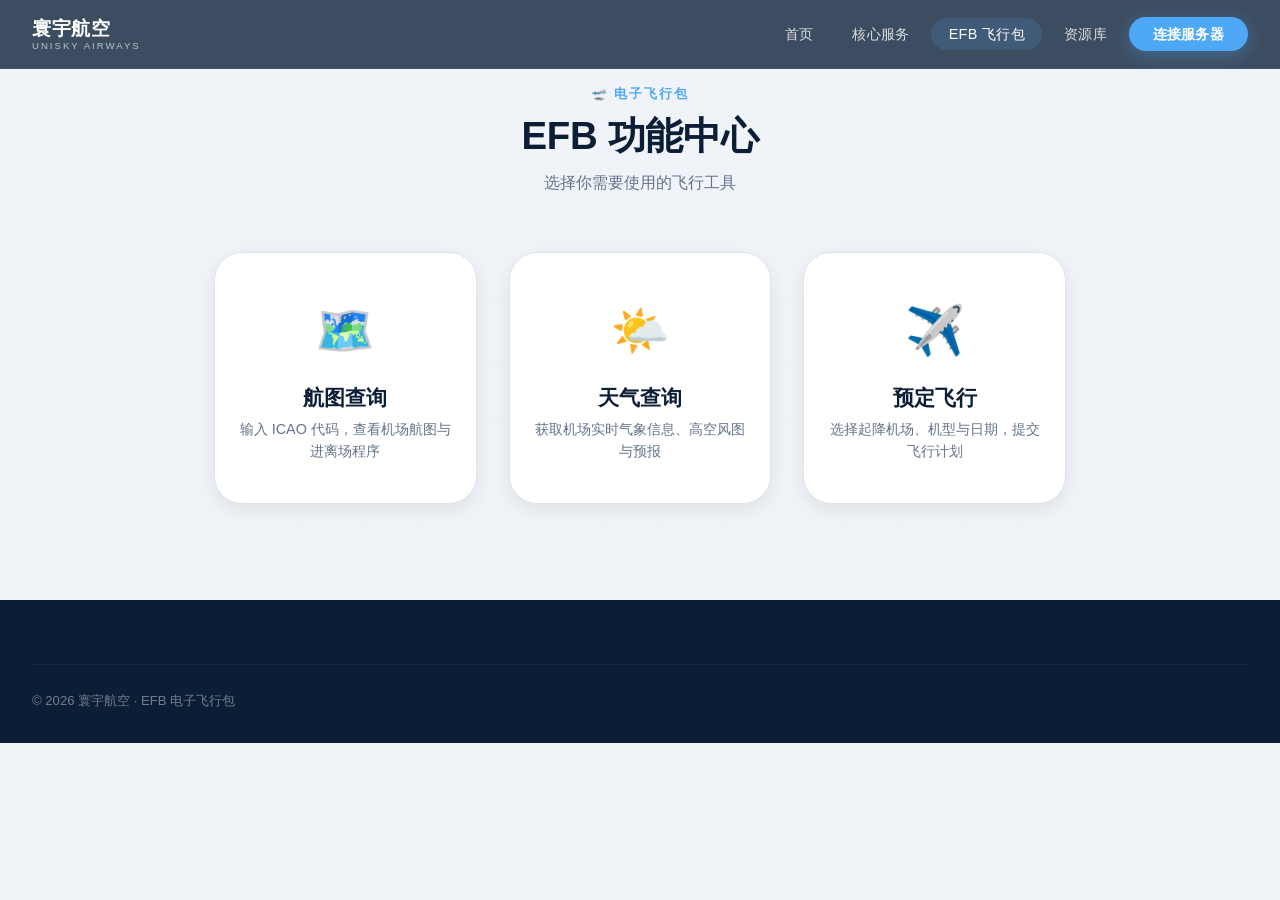
<file: html/tools/efb.html>
<!DOCTYPE html>
<html lang="zh-CN">
<head>
    <meta charset="UTF-8">
    <meta name="viewport" content="width=device-width, initial-scale=1.0">
    <title>寰宇航空 - EFB 电子飞行包</title>
    <link href="/css/styles.css" rel="stylesheet">
    <link href="/pic/logo.JPG" rel="icon">
</head>
<body>
    <div class="global-grid"></div>

    <!-- 导航栏（与全站一致） -->
    <nav class="navbar" id="navbar">
        <div class="navbar-inner">
            <a href="/index.html" class="nav-logo">
                <span class="nav-logo-text">寰宇航空<small>Unisky Airways</small></span>
            </a>
            <ul class="nav-links" id="navLinks">
                <li><a href="/index.html">首页</a></li>
                <li><a href="/index.html#services">核心服务</a></li>
                <li><a href="efb.html" class="active">EFB 飞行包</a></li>
                <li><a href="/index.html#resources">资源库</a></li>
                <li><a href="https://www.kyfly.online" class="nav-cta">连接服务器</a></li>
            </ul>
            <button class="hamburger" id="hamburger" aria-label="菜单">
                <span></span><span></span><span></span>
            </button>
        </div>
    </nav>

    <!-- EFB 主面板 -->
    <div class="efb-dashboard">
        <div class="section-header">
            <span class="section-label">🛫 电子飞行包</span>
            <h2 class="section-title">EFB 功能中心</h2>
            <p class="section-desc">选择你需要使用的飞行工具</p>
        </div>

        <div class="efb-grid">
            <!-- 航图查询入口 -->
            <a href="chart.html" class="efb-card card-hover">
                <div class="efb-card-icon">🗺️</div>
                <h3>航图查询</h3>
                <p>输入 ICAO 代码，查看机场航图与进离场程序</p>
            </a>

            <!-- 天气查询入口（待创建） -->
            <a href="/weather/weather.html" class="efb-card card-hover">
                <div class="efb-card-icon">🌤️</div>
                <h3>天气查询</h3>
                <p>获取机场实时气象信息、高空风图与预报</p>
            </a>

            <!-- 预定飞行入口（待创建） -->
            <a href="/booking/booking.html" class="efb-card card-hover">
                <div class="efb-card-icon">✈️</div>
                <h3>预定飞行</h3>
                <p>选择起降机场、机型与日期，提交飞行计划</p>
            </a>
        </div>
    </div>

    <!-- 页脚 -->
    <footer class="footer">
        <div class="footer-bottom">
            <span>&copy; 2026 寰宇航空 · EFB 电子飞行包</span>
        </div>
    </footer>

    <!-- 全局脚本（导航栏交互、toast 等） -->
    <script src="/js/script.js"></script>
</body>
</html>
</file>
<file: css/styles.css>
/* ============================================
   Unisky Airways 虚拟寰宇航空 - 全局样式表
   适配所有页面，包含大量可复用组件
   ============================================ */

:root {
    /* 主色调 */
    --primary: #0b1e36;
    --primary-light: #132f4c;
    --accent: #4ea8f6;
    --accent-glow: #5fb2ff;
    --secondary: #1dd1a1;
    --warning: #f6b83d;
    --danger: #ee5a5a;
    --white: #ffffff;
    --off-white: #f0f4f8;
    --light-gray: #dce3ea;
    --mid-gray: #8899aa;
    --dark: #1e293b;
    --text: #1e293b;
    --text-light: #64748b;
    --text-muted: #94a3b8;

    /* 阴影 */
    --shadow-xs: 0 1px 4px rgba(0,0,0,0.04);
    --shadow-sm: 0 2px 8px rgba(0,0,0,0.06);
    --shadow-md: 0 6px 20px rgba(0,0,0,0.08);
    --shadow-lg: 0 16px 40px rgba(0,0,0,0.12);
    --shadow-xl: 0 24px 56px rgba(0,0,0,0.16);

    /* 圆角 */
    --radius-xs: 4px;
    --radius-sm: 8px;
    --radius: 14px;
    --radius-lg: 20px;
    --radius-xl: 28px;
    --radius-full: 999px;

    /* 过渡 */
    --transition: 0.25s cubic-bezier(0.4, 0, 0.2, 1);
    --transition-slow: 0.4s ease;

    /* 字体 */
    --font-mono: 'JetBrains Mono', 'Fira Code', 'Courier New', monospace;
    --font-body: 'Inter', 'PingFang SC', 'Microsoft YaHei', 'Segoe UI', sans-serif;
}

/* 全局重置 */
*,
*::before,
*::after {
    margin: 0;
    padding: 0;
    box-sizing: border-box;
}

html {
    scroll-behavior: smooth;
    font-size: 16px;
}

body {
    font-family: var(--font-body);
    color: var(--text);
    background-color: var(--off-white);
    line-height: 1.6;
    overflow-x: hidden;
    -webkit-font-smoothing: antialiased;
    -moz-osx-font-smoothing: grayscale;
}

/* 背景动态网格 */
.global-grid {
    position: fixed;
    top: 0;
    left: 0;
    width: 100%;
    height: 100%;
    pointer-events: none;
    z-index: -1;
    opacity: 0.35;
    background-image:
        linear-gradient(rgba(78, 168, 246, 0.06) 1px, transparent 1px),
        linear-gradient(90deg, rgba(78, 168, 246, 0.06) 1px, transparent 1px);
    background-size: 60px 60px;
}

/* ============ 排版工具 ============ */
h1, h2, h3, h4, h5, h6 {
    font-weight: 700;
    line-height: 1.25;
    color: var(--primary);
}

p {
    color: var(--text-light);
}

a {
    text-decoration: none;
    color: var(--accent);
    transition: color var(--transition);
}
a:hover {
    color: #3d95e8;
}

.text-muted { color: var(--text-muted); }
.text-secondary { color: var(--secondary); }
.text-accent { color: var(--accent); }
.text-white { color: var(--white); }
.text-warning { color: var(--warning); }
.mt-1 { margin-top: 0.5rem; }
.mt-2 { margin-top: 1rem; }
.mt-3 { margin-top: 1.5rem; }

/* ============ 导航栏 ============ */
.navbar {
    position: fixed;
    top: 0;
    left: 0;
    right: 0;
    z-index: 1000;
    background: rgba(11, 30, 54, 0.78);
    backdrop-filter: blur(20px);
    -webkit-backdrop-filter: blur(20px);
    border-bottom: 1px solid rgba(78, 168, 246, 0.15);
    transition: all var(--transition);
    padding: 0 2rem;
}
.navbar.scrolled {
    background: rgba(8, 22, 40, 0.92);
    box-shadow: 0 8px 32px rgba(0, 0, 0, 0.3);
}
.navbar-inner {
    max-width: 1300px;
    margin: 0 auto;
    display: flex;
    align-items: center;
    justify-content: space-between;
    height: 68px;
    transition: height var(--transition);
}
.navbar.scrolled .navbar-inner {
    height: 56px;
}
.nav-logo {
    display: flex;
    align-items: center;
    gap: 10px;
    text-decoration: none;
    color: var(--white);
    flex-shrink: 0;
}
.nav-logo-icon {
    width: 40px;
    height: 40px;
    background: linear-gradient(135deg, var(--accent), #216fdb);
    border-radius: var(--radius-sm);
    display: flex;
    align-items: center;
    justify-content: center;
    font-size: 1.4rem;
    font-weight: 700;
    color: #fff;
    transition: all var(--transition);
    box-shadow: 0 0 16px rgba(78, 168, 246, 0.5);
}
.nav-logo:hover .nav-logo-icon {
    transform: scale(1.08);
    box-shadow: 0 0 28px rgba(78, 168, 246, 0.8);
}
.nav-logo-text {
    font-weight: 700;
    font-size: 1.2rem;
    letter-spacing: 0.5px;
    line-height: 1.2;
}
.nav-logo-text small {
    display: block;
    font-size: 0.6rem;
    font-weight: 400;
    opacity: 0.65;
    letter-spacing: 2px;
    text-transform: uppercase;
}
.nav-links {
    display: flex;
    align-items: center;
    gap: 0.25rem;
    list-style: none;
}
.nav-links a {
    color: rgba(255, 255, 255, 0.82);
    text-decoration: none;
    padding: 0.5rem 1.1rem;
    border-radius: var(--radius-full);
    font-size: 0.9rem;
    font-weight: 500;
    letter-spacing: 0.3px;
    transition: all var(--transition);
    white-space: nowrap;
}
.nav-links a:hover,
.nav-links a.active {
    color: #fff;
    background: rgba(78, 168, 246, 0.15);
}
.nav-cta {
    background: var(--accent) !important;
    color: #fff !important;
    font-weight: 600 !important;
    padding: 0.55rem 1.5rem !important;
    border-radius: var(--radius-full) !important;
    box-shadow: 0 4px 16px rgba(78, 168, 246, 0.35);
}
.nav-cta:hover {
    background: #3d95e8 !important;
    transform: translateY(-1px);
    box-shadow: 0 8px 24px rgba(78, 168, 246, 0.55);
}
.hamburger {
    display: none;
    flex-direction: column;
    gap: 5px;
    cursor: pointer;
    background: none;
    border: none;
    padding: 8px;
    z-index: 1001;
}
.hamburger span {
    display: block;
    width: 26px;
    height: 2.5px;
    background: #fff;
    border-radius: 2px;
    transition: all var(--transition);
}
.hamburger.active span:nth-child(1) {
    transform: rotate(45deg) translate(5px, 5px);
}
.hamburger.active span:nth-child(2) {
    opacity: 0;
}
.hamburger.active span:nth-child(3) {
    transform: rotate(-45deg) translate(5px, -5px);
}

/* ============ 英雄区 ============ */
.hero {
    position: relative;
    min-height: 100vh;
    display: flex;
    align-items: center;
    justify-content: center;
    background: radial-gradient(ellipse at 30% 50%, #0f2b45 0%, #08172a 70%);
    overflow: hidden;
}
.hero-bg-radar {
    position: absolute;
    top: 50%;
    left: 50%;
    width: 800px;
    height: 800px;
    transform: translate(-50%, -50%);
    border-radius: 50%;
    background: conic-gradient(from 0deg,
            rgba(78, 168, 246, 0.12) 0deg,
            rgba(78, 168, 246, 0.0) 20deg,
            rgba(78, 168, 246, 0.08) 40deg,
            transparent 60deg);
    animation: radarSpin 14s linear infinite;
    pointer-events: none;
    opacity: 0.7;
}
@keyframes radarSpin {
    to { transform: translate(-50%, -50%) rotate(1turn); }
}
.hero-grid {
    position: absolute;
    inset: 0;
    background-image:
        linear-gradient(rgba(78, 168, 246, 0.08) 1px, transparent 1px),
        linear-gradient(90deg, rgba(78, 168, 246, 0.08) 1px, transparent 1px);
    background-size: 70px 70px;
    pointer-events: none;
}
.hero-content {
    position: relative;
    z-index: 2;
    text-align: center;
    padding: 2rem;
    max-width: 860px;
}
.hero-badge {
    display: inline-flex;
    align-items: center;
    gap: 0.5rem;
    background: rgba(78, 168, 246, 0.15);
    border: 1px solid rgba(78, 168, 246, 0.3);
    color: var(--accent);
    padding: 0.4rem 1.4rem;
    border-radius: var(--radius-full);
    font-size: 0.85rem;
    letter-spacing: 1px;
    margin-bottom: 1.8rem;
    animation: fadeInDown 0.8s ease-out;
}
.dot-pulse {
    width: 8px;
    height: 8px;
    background: var(--secondary);
    border-radius: 50%;
    box-shadow: 0 0 10px var(--secondary);
    animation: pulse 2s infinite;
}
@keyframes pulse {
    0%, 100% { opacity: 1; transform: scale(1); }
    50% { opacity: 0.5; transform: scale(1.5); }
}
.hero-title {
    font-size: clamp(2.4rem, 5.5vw, 4.2rem);
    font-weight: 800;
    color: var(--white);
    line-height: 1.2;
    margin-bottom: 1rem;
    letter-spacing: -0.5px;
    animation: fadeInUp 0.8s ease-out;
}
.hero-title .highlight {
    color: var(--accent);
    text-shadow: 0 0 32px rgba(78, 168, 246, 0.6);
}
.hero-subtitle {
    font-size: 1.15rem;
    color: rgba(255, 255, 255, 0.7);
    margin-bottom: 2.5rem;
    font-weight: 400;
    animation: fadeInUp 0.9s ease-out;
}
.hero-actions {
    display: flex;
    gap: 1rem;
    justify-content: center;
    flex-wrap: wrap;
    animation: fadeInUp 1s ease-out;
}
.scroll-indicator {
    position: absolute;
    bottom: 2rem;
    left: 50%;
    transform: translateX(-50%);
    z-index: 2;
    animation: bounce 2s infinite;
    cursor: pointer;
    color: rgba(255, 255, 255, 0.5);
    font-size: 1.8rem;
}
@keyframes bounce {
    0%, 100% { transform: translateX(-50%) translateY(0); }
    50% { transform: translateX(-50%) translateY(12px); }
}
@keyframes fadeInUp {
    from { opacity: 0; transform: translateY(30px); }
    to { opacity: 1; transform: translateY(0); }
}
@keyframes fadeInDown {
    from { opacity: 0; transform: translateY(-20px); }
    to { opacity: 1; transform: translateY(0); }
}

/* ============ 区块通用 ============ */
.section {
    padding: 5rem 2rem;
    max-width: 1300px;
    margin: 0 auto;
}
.section-header {
    text-align: center;
    margin-bottom: 3.5rem;
}
.section-label {
    display: inline-block;
    font-size: 0.8rem;
    text-transform: uppercase;
    letter-spacing: 2px;
    color: var(--accent);
    font-weight: 700;
    margin-bottom: 0.5rem;
}
.section-title {
    font-weight: 800;
    font-size: clamp(1.8rem, 3vw, 2.5rem);
    color: var(--primary);
    letter-spacing: -0.3px;
}
.section-desc {
    color: var(--text-light);
    max-width: 600px;
    margin: 0.6rem auto 0;
    font-size: 1rem;
}

/* ============ 卡片通用悬停 ============ */
.card-hover {
    transition: transform var(--transition), box-shadow var(--transition);
}
.card-hover:hover {
    transform: translateY(-5px);
    box-shadow: var(--shadow-lg);
}

/* ============ 按钮系统 ============ */
.btn {
    padding: 0.6rem 1.8rem;
    border-radius: var(--radius-full);
    font-weight: 600;
    letter-spacing: 0.5px;
    display: inline-flex;
    align-items: center;
    justify-content: center;
    gap: 0.5rem;
    transition: all var(--transition);
    border: none;
    cursor: pointer;
    font-size: 0.9rem;
    font-family: var(--font-body);
    text-decoration: none;
    line-height: 1.4;
    white-space: nowrap;
}
.btn-icon {
    font-size: 1.1rem;
}
.btn-primary {
    background: var(--accent);
    color: #fff;
    box-shadow: 0 6px 20px rgba(78, 168, 246, 0.35);
}
.btn-primary:hover {
    background: #3d95e8;
    transform: translateY(-2px);
    box-shadow: 0 12px 28px rgba(78, 168, 246, 0.5);
}
.btn-outline {
    background: transparent;
    border: 1.5px solid rgba(255, 255, 255, 0.3);
    color: #fff;
}
.btn-outline:hover {
    background: rgba(255, 255, 255, 0.08);
    border-color: rgba(255, 255, 255, 0.6);
    color: #fff;
}
.btn-outline-dark {
    background: transparent;
    border: 1.5px solid var(--light-gray);
    color: var(--text);
}
.btn-outline-dark:hover {
    background: var(--off-white);
    border-color: var(--mid-gray);
}
.btn-sm {
    padding: 0.35rem 1.2rem;
    font-size: 0.85rem;
}
.btn-lg {
    padding: 0.85rem 2.4rem;
    font-size: 1rem;
}

/* ============ 服务卡片 ============ */
.services-grid {
    display: grid;
    grid-template-columns: repeat(auto-fit, minmax(280px, 1fr));
    gap: 2rem;
}
.service-card {
    background: var(--white);
    border-radius: var(--radius-xl);
    padding: 2.2rem 2rem;
    box-shadow: var(--shadow-md);
    border: 1px solid transparent;
    position: relative;
    overflow: hidden;
    cursor: pointer;
}
.service-card::before {
    content: '';
    position: absolute;
    top: -30px;
    right: -30px;
    width: 100px;
    height: 100px;
    background: radial-gradient(circle, rgba(78,168,246,0.1) 0%, transparent 70%);
    border-radius: 50%;
    pointer-events: none;
}
.service-icon {
    margin-bottom: 1.5rem;
}
.icon-circle {
    width: 60px;
    height: 60px;
    background: rgba(78,168,246,0.1);
    border-radius: 16px;
    display: flex;
    align-items: center;
    justify-content: center;
    font-size: 2rem;
    transition: all var(--transition);
}
.service-card:hover .icon-circle {
    background: var(--accent);
    transform: scale(1.05);
}
.service-title {
    font-weight: 700;
    font-size: 1.4rem;
    margin-bottom: 0.5rem;
    color: var(--primary);
}
.service-desc {
    color: var(--text-light);
    font-size: 0.92rem;
    line-height: 1.6;
    margin-bottom: 1.2rem;
}
.service-status {
    display: flex;
    align-items: center;
    gap: 0.5rem;
    margin-bottom: 1.2rem;
    font-size: 0.9rem;
    color: var(--text);
}
.status-indicator {
    width: 10px;
    height: 10px;
    border-radius: 50%;
    flex-shrink: 0;
}
.status-online {
    background: var(--secondary);
    box-shadow: 0 0 12px var(--secondary);
}
.status-text strong {
    font-weight: 700;
    color: var(--primary);
}
.service-footer {
    display: flex;
    gap: 0.5rem;
    flex-wrap: wrap;
}

/* ============ 标签系统 ============ */
.tag {
    display: inline-flex;
    align-items: center;
    padding: 0.25rem 0.8rem;
    border-radius: var(--radius-full);
    font-size: 0.75rem;
    font-weight: 600;
    letter-spacing: 0.3px;
    white-space: nowrap;
}
.tag-sm {
    padding: 0.15rem 0.6rem;
    font-size: 0.7rem;
}
.tag-primary {
    background: rgba(78,168,246,0.15);
    color: var(--accent);
}
.tag-secondary {
    background: rgba(29,209,161,0.15);
    color: var(--secondary);
}
.tag-accent {
    background: rgba(78,168,246,0.1);
    color: var(--accent);
}
.tag-warning {
    background: rgba(246,184,61,0.15);
    color: #d1920e;
}
.tag-danger {
    background: rgba(238,90,90,0.15);
    color: var(--danger);
}
.tag-outline {
    background: transparent;
    border: 1px solid var(--light-gray);
    color: var(--text-light);
}

/* ============ 状态面板 ============ */
.status-panel {
    background: linear-gradient(135deg, #0f2b45, #132f4c);
    border-radius: var(--radius-xl);
    padding: 2.5rem 3rem;
    display: flex;
    flex-wrap: wrap;
    gap: 2rem;
    align-items: center;
    justify-content: space-between;
    box-shadow: var(--shadow-lg);
    color: #fff;
}
.status-item {
    text-align: center;
    flex: 1 1 100px;
}
.status-number {
    font-size: 2.5rem;
    font-weight: 800;
    letter-spacing: -0.5px;
}
.status-label {
    font-size: 0.75rem;
    text-transform: uppercase;
    letter-spacing: 2px;
    opacity: 0.7;
}
.live-map {
    flex: 2 1 280px;
    min-width: 220px;
    height: 140px;
    background: rgba(255,255,255,0.04);
    border-radius: var(--radius);
    display: flex;
    align-items: center;
    justify-content: center;
    border: 1px dashed rgba(255,255,255,0.15);
}
.live-map-inner {
    display: flex;
    flex-direction: column;
    align-items: center;
    gap: 0.5rem;
    color: rgba(255,255,255,0.5);
    font-size: 0.85rem;
    text-transform: uppercase;
    letter-spacing: 1px;
}
.live-map-icon {
    font-size: 2rem;
}
.live-map-dot {
    width: 8px;
    height: 8px;
    background: var(--secondary);
    border-radius: 50%;
    box-shadow: 0 0 16px var(--secondary);
    animation: pulse 2s infinite;
}

/* ============ 资源网格 ============ */
.resources-grid {
    display: grid;
    grid-template-columns: repeat(auto-fit, minmax(180px, 1fr));
    gap: 1.2rem;
}
.resource-card {
    background: var(--white);
    border-radius: var(--radius);
    padding: 1.8rem 1.2rem;
    box-shadow: var(--shadow-xs);
    text-align: center;
    border: 1px solid var(--light-gray);
    position: relative;
    color: var(--text);
    text-decoration: none;
    display: block;
}
.resource-card:hover {
    color: var(--text);
    border-color: var(--accent);
}
.resource-icon {
    font-size: 2.2rem;
    margin-bottom: 0.6rem;
}
.resource-card h4 {
    font-size: 1rem;
    margin-bottom: 0.25rem;
}
.resource-card p {
    font-size: 0.8rem;
    color: var(--text-light);
}
.resource-badge {
    position: absolute;
    top: 12px;
    right: 12px;
    background: var(--accent);
    color: #fff;
    font-size: 0.65rem;
    padding: 0.2rem 0.5rem;
    border-radius: var(--radius-xs);
    font-weight: 700;
    letter-spacing: 0.5px;
}

/* ============ 新闻公告 ============ */
.bg-light {
    background: var(--white);
    width: 100%;
}
.news-grid {
    display: grid;
    grid-template-columns: repeat(auto-fit, minmax(260px, 1fr));
    gap: 1.5rem;
}
.news-card {
    background: var(--off-white);
    border-radius: var(--radius);
    padding: 1.8rem;
    border: 1px solid var(--light-gray);
}
.news-date {
    font-size: 0.8rem;
    color: var(--accent);
    font-weight: 600;
    margin-bottom: 0.5rem;
    letter-spacing: 0.5px;
}
.news-card h4 {
    font-size: 1.1rem;
    margin-bottom: 0.6rem;
}
.news-card p {
    font-size: 0.9rem;
    color: var(--text-light);
    margin-bottom: 1rem;
    line-height: 1.5;
}
.link-arrow {
    font-weight: 600;
    font-size: 0.9rem;
    color: var(--accent);
}
.link-arrow:hover {
    text-decoration: underline;
}

/* ============ 快速链接 ============ */
.quick-links-grid {
    display: grid;
    grid-template-columns: repeat(auto-fit, minmax(150px, 1fr));
    gap: 1rem;
}
.quick-link-card {
    background: var(--white);
    border: 1px solid var(--light-gray);
    border-radius: var(--radius);
    padding: 1.6rem 1rem;
    text-align: center;
    color: var(--text);
    display: flex;
    flex-direction: column;
    align-items: center;
    gap: 0.6rem;
    font-weight: 600;
    font-size: 0.95rem;
}
.quick-link-card:hover {
    border-color: var(--accent);
    color: var(--accent);
}
.quick-link-icon {
    font-size: 2rem;
}

/* ============ 模态框 ============ */
.modal-overlay {
    position: fixed;
    top: 0;
    left: 0;
    width: 100%;
    height: 100%;
    background: rgba(0,0,0,0.6);
    backdrop-filter: blur(6px);
    -webkit-backdrop-filter: blur(6px);
    display: flex;
    align-items: center;
    justify-content: center;
    z-index: 2000;
    opacity: 0;
    visibility: hidden;
    transition: opacity var(--transition-slow), visibility var(--transition-slow);
}
.modal-overlay.active {
    opacity: 1;
    visibility: visible;
}
.modal-container {
    background: var(--white);
    border-radius: var(--radius-xl);
    max-width: 500px;
    width: 90%;
    padding: 0;
    box-shadow: var(--shadow-xl);
    transform: translateY(20px);
    transition: transform var(--transition-slow);
}
.modal-overlay.active .modal-container {
    transform: translateY(0);
}
.modal-header {
    display: flex;
    justify-content: space-between;
    align-items: center;
    padding: 1.5rem 2rem;
    border-bottom: 1px solid var(--light-gray);
}
.modal-header h3 {
    font-size: 1.3rem;
}
.modal-close {
    background: none;
    border: none;
    font-size: 1.8rem;
    cursor: pointer;
    color: var(--text-muted);
    line-height: 1;
    padding: 0;
    width: 32px;
    height: 32px;
    display: flex;
    align-items: center;
    justify-content: center;
    border-radius: var(--radius-sm);
    transition: background var(--transition);
}
.modal-close:hover {
    background: var(--off-white);
    color: var(--text);
}
.modal-body {
    padding: 2rem;
}
.modal-list {
    list-style: none;
    margin-top: 1rem;
}
.modal-list li {
    display: flex;
    align-items: center;
    gap: 0.8rem;
    padding: 0.5rem 0;
    font-size: 0.95rem;
    border-bottom: 1px solid var(--off-white);
}
.modal-footer {
    padding: 1.2rem 2rem;
    border-top: 1px solid var(--light-gray);
    display: flex;
    justify-content: flex-end;
    gap: 0.8rem;
}
.platform-icons {
    display: flex;
    gap: 0.5rem;
    flex-wrap: wrap;
    margin-top: 1rem;
}
.platform-badge {
    background: var(--off-white);
    padding: 0.5rem 1rem;
    border-radius: var(--radius-sm);
    font-size: 0.85rem;
    font-weight: 500;
}
.resource-tags {
    display: flex;
    flex-wrap: wrap;
    gap: 0.5rem;
    margin-top: 1rem;
}

/* ============ 页脚 ============ */
.footer {
    background: #0b1e36;
    color: rgba(255,255,255,0.7);
    padding: 4rem 2rem 2rem;
    margin-top: 3rem;
}
.footer-grid {
    max-width: 1300px;
    margin: 0 auto;
    display: grid;
    grid-template-columns: repeat(auto-fit, minmax(160px, 1fr));
    gap: 2.5rem;
    margin-bottom: 2.5rem;
}
.footer-col h5 {
    color: #fff;
    font-weight: 700;
    margin-bottom: 1rem;
    letter-spacing: 0.5px;
}
.footer-col ul {
    list-style: none;
}
.footer-col ul li {
    margin-bottom: 0.5rem;
}
.footer-col ul li a {
    color: rgba(255,255,255,0.55);
    text-decoration: none;
    font-size: 0.9rem;
    transition: color var(--transition);
}
.footer-col ul li a:hover {
    color: var(--accent);
}
.footer-bottom {
    max-width: 1300px;
    margin: 0 auto;
    border-top: 1px solid rgba(255,255,255,0.08);
    padding-top: 1.6rem;
    display: flex;
    justify-content: space-between;
    flex-wrap: wrap;
    gap: 1rem;
    font-size: 0.82rem;
    opacity: 0.6;
}

/* ============ 回到顶部按钮 ============ */
.back-to-top {
    position: fixed;
    bottom: 2rem;
    right: 2rem;
    width: 48px;
    height: 48px;
    background: var(--accent);
    color: #fff;
    border: none;
    border-radius: 50%;
    font-size: 1.5rem;
    cursor: pointer;
    box-shadow: var(--shadow-md);
    z-index: 999;
    opacity: 0;
    visibility: hidden;
    transition: opacity var(--transition), visibility var(--transition), background var(--transition);
    display: flex;
    align-items: center;
    justify-content: center;
}
.back-to-top.visible {
    opacity: 1;
    visibility: visible;
}
.back-to-top:hover {
    background: #3d95e8;
    transform: translateY(-3px);
}

/* ============ Toast 通知 ============ */
.toast-container {
    position: fixed;
    top: 2rem;
    right: 2rem;
    z-index: 3000;
    display: flex;
    flex-direction: column;
    gap: 0.8rem;
}
.toast {
    background: var(--white);
    border-radius: var(--radius);
    padding: 1rem 1.5rem;
    box-shadow: var(--shadow-lg);
    display: flex;
    align-items: center;
    gap: 0.8rem;
    min-width: 280px;
    animation: slideInRight 0.3s ease-out;
    font-size: 0.9rem;
    border-left: 4px solid var(--accent);
}
.toast.success { border-left-color: var(--secondary); }
.toast.error { border-left-color: var(--danger); }
.toast.warning { border-left-color: var(--warning); }
@keyframes slideInRight {
    from { transform: translateX(100%); opacity: 0; }
    to { transform: translateX(0); opacity: 1; }
}

/* ============ 响应式 ============ */
@media (max-width: 1024px) {
    .nav-links {
        position: fixed;
        top: 0;
        right: -100%;
        width: 280px;
        height: 100vh;
        background: rgba(11, 28, 46, 0.96);
        backdrop-filter: blur(24px);
        -webkit-backdrop-filter: blur(24px);
        flex-direction: column;
        gap: 0.2rem;
        padding: 100px 2rem 2rem;
        transition: right var(--transition);
        box-shadow: var(--shadow-xl);
    }
    .nav-links.open {
        right: 0;
    }
    .nav-links a {
        display: block;
        padding: 0.8rem 1.2rem;
        font-size: 1rem;
        border-radius: var(--radius-sm);
    }
    .hamburger {
        display: flex;
    }
}

@media (max-width: 768px) {
    .hero-actions {
        flex-direction: column;
        align-items: center;
    }
    .btn {
        width: 100%;
        justify-content: center;
    }
    .status-panel {
        flex-direction: column;
        text-align: center;
    }
    .section {
        padding: 3rem 1.2rem;
    }
}

/* ============ 活动日历面板（追加） ============ */
.calendar-container {
    background: var(--white);
    border-radius: var(--radius-xl);
    padding: 2rem;
    box-shadow: var(--shadow-lg);
    max-width: 800px;
    margin: 0 auto;
    border: 1px solid var(--light-gray);
}

/* 月份切换栏 */
.calendar-header {
    display: flex;
    align-items: center;
    justify-content: space-between;
    margin-bottom: 1.5rem;
}

.calendar-nav {
    background: var(--off-white);
    border: 1px solid var(--light-gray);
    border-radius: var(--radius-sm);
    width: 38px;
    height: 38px;
    display: flex;
    align-items: center;
    justify-content: center;
    cursor: pointer;
    transition: all var(--transition);
    font-size: 1rem;
    color: var(--text);
    user-select: none;
}

.calendar-nav:hover {
    background: var(--accent);
    color: #fff;
    border-color: var(--accent);
}

.calendar-month-year {
    font-weight: 700;
    font-size: 1.4rem;
    color: var(--primary);
}

/* 星期表头 */
.calendar-weekdays {
    display: grid;
    grid-template-columns: repeat(7, 1fr);
    text-align: center;
    font-weight: 600;
    color: var(--text-light);
    font-size: 0.85rem;
    margin-bottom: 0.5rem;
}

/* 日期网格 */
.calendar-days {
    display: grid;
    grid-template-columns: repeat(7, 1fr);
    gap: 4px;
    margin-bottom: 1.5rem;
}

.calendar-day {
    aspect-ratio: 1 / 1;
    display: flex;
    align-items: center;
    justify-content: center;
    border-radius: var(--radius-sm);
    background: transparent;
    transition: all var(--transition);
    cursor: pointer;
    font-weight: 500;
    font-size: 0.9rem;
    color: var(--text);
    position: relative;
}

.calendar-day:hover {
    background: rgba(78,168,246,0.08);
}

.calendar-day.empty {
    cursor: default;
    pointer-events: none;
    opacity: 0.4;
}

.calendar-day.today {
    border: 2px solid var(--accent);
    font-weight: 700;
}

.calendar-day.active-event {
    background: rgba(78,168,246,0.1);
    font-weight: 700;
    color: var(--accent);
}

.calendar-day.active-event::after {
    content: '';
    position: absolute;
    bottom: 4px;
    width: 6px;
    height: 6px;
    background: var(--secondary);
    border-radius: 50%;
}

.calendar-day.selected {
    background: var(--accent);
    color: #fff;
}

.calendar-day.selected::after {
    background: #fff;
}

/* 活动详情面板 */
.event-panel {
    background: var(--off-white);
    border-radius: var(--radius);
    padding: 1.2rem 1.5rem;
    border: 1px solid var(--light-gray);
}

.event-panel h4 {
    font-size: 1rem;
    margin-bottom: 0.8rem;
    color: var(--primary);
    display: flex;
    align-items: center;
    gap: 0.4rem;
}

.event-list {
    list-style: none;
    display: flex;
    flex-direction: column;
    gap: 0.6rem;
}

.event-item {
    display: flex;
    align-items: center;
    gap: 0.8rem;
    padding: 0.5rem 0;
    border-bottom: 1px dashed var(--light-gray);
    font-size: 0.92rem;
}

.event-item:last-child {
    border-bottom: none;
}

.event-time {
    font-weight: 700;
    color: var(--accent);
    min-width: 55px;
    font-size: 0.85rem;
}

.event-tag {
    display: inline-block;
    background: rgba(78,168,246,0.15);
    color: var(--accent);
    padding: 0.2rem 0.6rem;
    border-radius: var(--radius-full);
    font-size: 0.7rem;
    font-weight: 600;
    white-space: nowrap;
}

.event-desc {
    color: var(--text);
    flex: 1;
}

.event-desc small {
    display: block;
    color: var(--text-muted);
    font-size: 0.75rem;
    margin-top: 3px;
}

/* 活动日历响应式 */
@media (max-width: 768px) {
    .calendar-container {
        padding: 1.2rem;
    }
    .calendar-month-year {
        font-size: 1.2rem;
    }
    .calendar-day {
        font-size: 0.8rem;
    }
    .event-panel {
        padding: 1rem;
    }
    .event-item {
        font-size: 0.85rem;
    }
}

@media (max-width: 480px) {
    .calendar-nav {
        width: 32px;
        height: 32px;
    }
    .calendar-weekdays span {
        font-size: 0.7rem;
    }
}

/* ============ 活动日历面板（追加） ============ */
.calendar-container {
    background: var(--white);
    border-radius: var(--radius-xl);
    padding: 2rem;
    box-shadow: var(--shadow-lg);
    max-width: 800px;
    margin: 0 auto;
    border: 1px solid var(--light-gray);
}

/* 月份切换栏 */
.calendar-header {
    display: flex;
    align-items: center;
    justify-content: space-between;
    margin-bottom: 1.5rem;
}

.calendar-nav {
    background: var(--off-white);
    border: 1px solid var(--light-gray);
    border-radius: var(--radius-sm);
    width: 38px;
    height: 38px;
    display: flex;
    align-items: center;
    justify-content: center;
    cursor: pointer;
    transition: all var(--transition);
    font-size: 1rem;
    color: var(--text);
    user-select: none;
}

.calendar-nav:hover {
    background: var(--accent);
    color: #fff;
    border-color: var(--accent);
}

.calendar-month-year {
    font-weight: 700;
    font-size: 1.4rem;
    color: var(--primary);
}

/* 星期表头 */
.calendar-weekdays {
    display: grid;
    grid-template-columns: repeat(7, 1fr);
    text-align: center;
    font-weight: 600;
    color: var(--text-light);
    font-size: 0.85rem;
    margin-bottom: 0.5rem;
}

/* 日期网格 */
.calendar-days {
    display: grid;
    grid-template-columns: repeat(7, 1fr);
    gap: 4px;
    margin-bottom: 1.5rem;
}

.calendar-day {
    aspect-ratio: 1 / 1;
    display: flex;
    align-items: center;
    justify-content: center;
    border-radius: var(--radius-sm);
    background: transparent;
    transition: all var(--transition);
    cursor: pointer;
    font-weight: 500;
    font-size: 0.9rem;
    color: var(--text);
    position: relative;
}

.calendar-day:hover {
    background: rgba(78,168,246,0.08);
}

.calendar-day.empty {
    cursor: default;
    pointer-events: none;
    opacity: 0.4;
}

.calendar-day.today {
    border: 2px solid var(--accent);
    font-weight: 700;
}

.calendar-day.active-event {
    background: rgba(78,168,246,0.1);
    font-weight: 700;
    color: var(--accent);
}

.calendar-day.active-event::after {
    content: '';
    position: absolute;
    bottom: 4px;
    width: 6px;
    height: 6px;
    background: var(--secondary);
    border-radius: 50%;
}

.calendar-day.selected {
    background: var(--accent);
    color: #fff;
}

.calendar-day.selected::after {
    background: #fff;
}

/* 活动详情面板 */
.event-panel {
    background: var(--off-white);
    border-radius: var(--radius);
    padding: 1.2rem 1.5rem;
    border: 1px solid var(--light-gray);
}

.event-panel h4 {
    font-size: 1rem;
    margin-bottom: 0.8rem;
    color: var(--primary);
    display: flex;
    align-items: center;
    gap: 0.4rem;
}

.event-list {
    list-style: none;
    display: flex;
    flex-direction: column;
    gap: 0.6rem;
}

.event-item {
    display: flex;
    align-items: center;
    gap: 0.8rem;
    padding: 0.5rem 0;
    border-bottom: 1px dashed var(--light-gray);
    font-size: 0.92rem;
}

.event-item:last-child {
    border-bottom: none;
}

.event-time {
    font-weight: 700;
    color: var(--accent);
    min-width: 55px;
    font-size: 0.85rem;
}

.event-tag {
    display: inline-block;
    background: rgba(78,168,246,0.15);
    color: var(--accent);
    padding: 0.2rem 0.6rem;
    border-radius: var(--radius-full);
    font-size: 0.7rem;
    font-weight: 600;
    white-space: nowrap;
}

.event-desc {
    color: var(--text);
    flex: 1;
}

.event-desc small {
    display: block;
    color: var(--text-muted);
    font-size: 0.75rem;
    margin-top: 3px;
}

/* 活动日历响应式 */
@media (max-width: 768px) {
    .calendar-container {
        padding: 1.2rem;
    }
    .calendar-month-year {
        font-size: 1.2rem;
    }
    .calendar-day {
        font-size: 0.8rem;
    }
    .event-panel {
        padding: 1rem;
    }
    .event-item {
        font-size: 0.85rem;
    }
}

@media (max-width: 480px) {
    .calendar-nav {
        width: 32px;
        height: 32px;
    }
    .calendar-weekdays span {
        font-size: 0.7rem;
    }
}

/* ============ 全球时间面板 ============ */
.time-panel {
    background: linear-gradient(135deg, #0f2b45, #132f4c);
    border-radius: var(--radius-xl);
    padding: 2rem 2rem 1.5rem;
    box-shadow: var(--shadow-lg);
    color: #fff;
}

.time-panel-header {
    display: flex;
    align-items: center;
    gap: 0.6rem;
    font-weight: 700;
    font-size: 1.1rem;
    margin-bottom: 1.5rem;
    color: var(--accent);
    letter-spacing: 1px;
}

.time-panel-icon {
    font-size: 1.5rem;
}

.time-panel-grid {
    display: grid;
    grid-template-columns: repeat(auto-fill, minmax(150px, 1fr));
    gap: 1rem;
}

/* 主卡片（日期、UTC）稍大 */
.time-card-main {
    grid-column: span 2;
}

@media (max-width: 768px) {
    .time-card-main {
        grid-column: span 1;
    }
}

.time-card {
    background: rgba(255,255,255,0.06);
    border-radius: var(--radius);
    padding: 1.2rem;
    text-align: center;
    border: 1px solid rgba(255,255,255,0.08);
    transition: background var(--transition);
    min-width: 0;
}

.time-card:hover {
    background: rgba(255,255,255,0.1);
}

.time-card-label {
    font-size: 0.8rem;
    text-transform: uppercase;
    letter-spacing: 1.5px;
    opacity: 0.7;
    margin-bottom: 0.5rem;
}

.time-card-value {
    font-size: 1.8rem;
    font-weight: 800;
    letter-spacing: -0.5px;
    color: var(--accent);
    line-height: 1.2;
}

.time-card-sub {
    font-size: 0.8rem;
    opacity: 0.6;
    margin-top: 0.3rem;
}

.time-card-city {
    font-size: 0.9rem;
    font-weight: 600;
    margin-bottom: 0.4rem;
}

.time-card-time {
    font-size: 1.4rem;
    font-weight: 700;
    color: var(--secondary);
}

.time-card-offset {
    font-size: 0.75rem;
    opacity: 0.5;
    margin-top: 0.2rem;
}

/* ============ 航图查询页面专属样式 ============ */
.chart-search-box {
    max-width: 600px;
    margin: 2rem auto;
    display: flex;
    gap: 0.5rem;
}
.chart-search-box input {
    flex: 1;
    padding: 0.7rem 1rem;
    border: 1.5px solid var(--light-gray);
    border-radius: var(--radius);
    font-size: 1rem;
    text-transform: uppercase;
    letter-spacing: 1px;
}
.chart-iframe-container {
    width: 100%;
    height: 70vh;
    margin-top: 1.5rem;
    border: 1px solid var(--light-gray);
    border-radius: var(--radius);
    overflow: hidden;
    background: #fff;
}
.chart-iframe-container iframe {
    width: 100%;
    height: 100%;
    border: none;
}
.loading-msg {
    text-align: center;
    color: var(--text-muted);
    padding: 2rem;
}

/* ============ EFB 电子飞行包主界面 ============ */
.efb-dashboard {
    max-width: 900px;
    margin: 0 auto;
    padding: 5rem 1.5rem 3rem;
}

.efb-grid {
    display: grid;
    grid-template-columns: repeat(auto-fit, minmax(220px, 1fr));
    gap: 2rem;
    margin-top: 2.5rem;
}

.efb-card {
    background: var(--white);
    border-radius: var(--radius-xl);
    padding: 2.5rem 1.5rem;
    text-align: center;
    box-shadow: var(--shadow-md);
    border: 1px solid var(--light-gray);
    transition: all var(--transition);
    text-decoration: none;
    color: var(--text);
    display: block;
}

.efb-card:hover {
    transform: translateY(-6px);
    box-shadow: var(--shadow-xl);
    border-color: var(--accent);
}

.efb-card-icon {
    font-size: 3rem;
    margin-bottom: 1rem;
}

.efb-card h3 {
    font-weight: 700;
    font-size: 1.3rem;
    margin-bottom: 0.5rem;
    color: var(--primary);
}

.efb-card p {
    color: var(--text-light);
    font-size: 0.9rem;
    line-height: 1.5;
}

/* ============ 飞行计划单证管理页面 ============ */
.plan-container {
    max-width: 900px;
    margin: 0 auto;
    padding: 5rem 1.5rem 3rem;
}

.plan-greeting {
    text-align: center;
    margin-bottom: 3rem;
}

.plan-greeting h1 {
    font-size: 2.2rem;
    color: var(--primary);
    margin-bottom: 0.5rem;
}

.plan-greeting p {
    color: var(--text-light);
    font-size: 1.1rem;
}

/* 折叠面板 */
.accordion {
    display: flex;
    flex-direction: column;
    gap: 1rem;
}

.accordion-item {
    background: var(--white);
    border-radius: var(--radius-lg);
    box-shadow: var(--shadow-sm);
    overflow: hidden;
    border: 1px solid var(--light-gray);
}

.accordion-header {
    padding: 1.2rem 1.5rem;
    cursor: pointer;
    display: flex;
    align-items: center;
    justify-content: space-between;
    background: var(--off-white);
    transition: background var(--transition);
    user-select: none;
}

.accordion-header:hover {
    background: var(--light-gray);
}

.accordion-header h3 {
    font-size: 1.2rem;
    font-weight: 700;
    color: var(--primary);
    display: flex;
    align-items: center;
    gap: 0.5rem;
}

.accordion-header .icon {
    transition: transform var(--transition);
}

.accordion-item.active .accordion-header .icon {
    transform: rotate(180deg);
}

.accordion-body {
    padding: 0 1.5rem;
    max-height: 0;
    overflow: hidden;
    transition: max-height 0.4s ease, padding 0.4s ease;
}

.accordion-item.active .accordion-body {
    max-height: 2000px;  /* 足够大以显示内容 */
    padding: 1.5rem;
}

/* 表单组 */
.form-row {
    display: grid;
    grid-template-columns: 1fr 1fr;
    gap: 1rem;
    margin-bottom: 1rem;
}

@media (max-width: 600px) {
    .form-row {
        grid-template-columns: 1fr;
    }
}

.form-group {
    margin-bottom: 1rem;
}

.form-group label {
    display: block;
    font-weight: 600;
    margin-bottom: 0.3rem;
    color: var(--text);
    font-size: 0.9rem;
}

.form-group input,
.form-group textarea,
.form-group select {
    width: 100%;
    padding: 0.6rem 0.8rem;
    border: 1.5px solid var(--light-gray);
    border-radius: var(--radius-sm);
    font-size: 0.9rem;
    font-family: var(--font-body);
    color: var(--text);
    background: var(--white);
    transition: border-color var(--transition);
}

.form-group input:focus,
.form-group textarea:focus,
.form-group select:focus {
    outline: none;
    border-color: var(--accent);
    box-shadow: 0 0 0 3px rgba(78,168,246,0.1);
}

/* 动态列表 */
.dynamic-list {
    margin-bottom: 1rem;
}

.dynamic-list .list-item {
    display: flex;
    gap: 0.5rem;
    margin-bottom: 0.5rem;
    align-items: center;
}

.dynamic-list .list-item input {
    flex: 1;
}

.dynamic-list .list-item button {
    background: none;
    border: 1px solid var(--light-gray);
    border-radius: var(--radius-sm);
    padding: 0.4rem 0.8rem;
    cursor: pointer;
    color: var(--danger);
    font-weight: 700;
    transition: background var(--transition);
}

.dynamic-list .list-item button:hover {
    background: rgba(238,90,90,0.1);
}

.add-row-btn {
    background: none;
    border: 1px dashed var(--accent);
    color: var(--accent);
    padding: 0.4rem 1rem;
    border-radius: var(--radius-sm);
    cursor: pointer;
    font-weight: 600;
    font-size: 0.85rem;
    transition: background var(--transition);
}

.add-row-btn:hover {
    background: rgba(78,168,246,0.1);
}

/* 打印按钮 */
.print-btn {
    display: inline-flex;
    align-items: center;
    gap: 0.5rem;
    margin-top: 1rem;
    padding: 0.5rem 1.5rem;
    background: var(--primary);
    color: #fff;
    border: none;
    border-radius: var(--radius-sm);
    cursor: pointer;
    font-weight: 600;
    font-size: 0.9rem;
    transition: background var(--transition);
}

.print-btn:hover {
    background: var(--primary-light);
}

/* 打印时隐藏非目标内容 */
@media print {
    body * {
        visibility: hidden;
    }
    .print-area, .print-area * {
        visibility: visible;
    }
    .print-area {
        position: absolute;
        left: 0;
        top: 0;
        width: 100%;
        padding: 20px;
        background: #fff;
    }
}

/* ============ 赞助页面专属样式 ============ */
.sponsor-container {
    max-width: 900px;
    margin: 0 auto;
    padding: 5rem 1.5rem 3rem;
}

.sponsor-intro {
    text-align: center;
    margin-bottom: 3rem;
}

.sponsor-intro h1 {
    font-size: clamp(2rem, 4vw, 2.8rem);
    color: var(--primary);
    margin-bottom: 1rem;
}

.sponsor-intro p {
    color: var(--text-light);
    font-size: 1.1rem;
    max-width: 600px;
    margin: 0 auto;
    line-height: 1.7;
}

/* 方案卡片 */
.sponsor-plans {
    display: grid;
    grid-template-columns: repeat(auto-fit, minmax(240px, 1fr));
    gap: 1.5rem;
    margin-bottom: 3rem;
}

.sponsor-plan {
    background: var(--white);
    border-radius: var(--radius-xl);
    padding: 2rem;
    text-align: center;
    box-shadow: var(--shadow-md);
    border: 1px solid var(--light-gray);
    transition: all var(--transition);
}

.sponsor-plan:hover {
    transform: translateY(-5px);
    box-shadow: var(--shadow-lg);
    border-color: var(--accent);
}

.sponsor-plan h3 {
    font-size: 1.4rem;
    margin-bottom: 0.5rem;
    color: var(--primary);
}

.sponsor-plan .price {
    font-size: 2rem;
    font-weight: 800;
    color: var(--accent);
    margin: 0.8rem 0;
}

.sponsor-plan .benefits {
    list-style: none;
    color: var(--text-light);
    font-size: 0.9rem;
    margin: 1rem 0;
    text-align: left;
    padding-left: 0;
}

.sponsor-plan .benefits li {
    padding: 0.3rem 0;
    display: flex;
    align-items: center;
    gap: 0.5rem;
}

.sponsor-plan .benefits li::before {
    content: '✓';
    color: var(--secondary);
    font-weight: 700;
}

/* 支付区域 */
.payment-section {
    background: var(--off-white);
    border-radius: var(--radius-xl);
    padding: 2.5rem;
    text-align: center;
    margin-bottom: 3rem;
}

.payment-section h3 {
    margin-bottom: 1.5rem;
    color: var(--primary);
}

.qr-code-wrapper {
    display: inline-block;
    background: var(--white);
    padding: 1rem;
    border-radius: var(--radius);
    box-shadow: var(--shadow-sm);
    margin: 0 1rem 1rem 0;
}

.qr-code-wrapper img {
    width: 300px;
    height: 300px;
    object-fit: contain;
    border-radius: var(--radius-sm);
}

.qr-caption {
    margin-top: 0.6rem;
    font-weight: 600;
    color: var(--text);
}

/* 说明文字 */
.sponsor-detail {
    background: var(--white);
    border-radius: var(--radius-lg);
    padding: 2rem;
    box-shadow: var(--shadow-sm);
}

.sponsor-detail h3 {
    color: var(--primary);
    margin-bottom: 1rem;
}

.sponsor-detail p {
    color: var(--text-light);
    line-height: 1.8;
    margin-bottom: 1rem;
}

/* 响应式微调 */
@media (max-width: 480px) {
    .qr-code-wrapper img {
        width: 140px;
        height: 140px;
    }
}

/* ============ 职位一览/加入我们页面 ============ */
.careers-container {
    max-width: 900px;
    margin: 0 auto;
    padding: 5rem 1.5rem 3rem;
}

.careers-intro {
    text-align: center;
    margin-bottom: 3rem;
}

.careers-intro h1 {
    font-size: clamp(2rem, 4vw, 2.6rem);
    color: var(--primary);
    margin-bottom: 1rem;
}

.careers-intro p {
    color: var(--text-light);
    font-size: 1.1rem;
    max-width: 600px;
    margin: 0 auto;
}

.job-list {
    display: flex;
    flex-direction: column;
    gap: 1rem;
}

.job-item {
    background: var(--white);
    border-radius: var(--radius-lg);
    box-shadow: var(--shadow-sm);
    overflow: hidden;
    border: 1px solid var(--light-gray);
}

.job-header {
    padding: 1.2rem 1.5rem;
    cursor: pointer;
    display: flex;
    align-items: center;
    justify-content: space-between;
    background: var(--off-white);
    transition: background var(--transition);
    user-select: none;
}

.job-header:hover {
    background: var(--light-gray);
}

.job-header .job-title {
    font-weight: 700;
    font-size: 1.2rem;
    color: var(--primary);
    display: flex;
    align-items: center;
    gap: 0.5rem;
}

.job-header .job-arrow {
    transition: transform var(--transition);
    font-size: 1.2rem;
}

.job-item.active .job-header .job-arrow {
    transform: rotate(180deg);
}

.job-body {
    max-height: 0;
    overflow: hidden;
    transition: max-height 0.4s ease, padding 0.4s ease;
}

.job-item.active .job-body {
    max-height: 600px; /* 足够显示内容 */
    padding: 1.5rem;
}

.job-body h4 {
    font-size: 1rem;
    margin-bottom: 0.5rem;
    color: var(--primary);
}

.job-body ul {
    list-style: none;
    padding-left: 0;
    margin-bottom: 1.2rem;
}

.job-body ul li {
    padding: 0.2rem 0;
    color: var(--text-light);
    display: flex;
    align-items: baseline;
    gap: 0.5rem;
    font-size: 0.95rem;
}

.job-body ul li::before {
    content: '•';
    color: var(--accent);
    font-weight: bold;
}

.apply-btn {
    display: inline-flex;
    align-items: center;
    gap: 0.4rem;
    padding: 0.5rem 1.4rem;
    background: var(--accent);
    color: #fff;
    border-radius: var(--radius-full);
    font-weight: 600;
    font-size: 0.9rem;
    text-decoration: none;
    transition: background var(--transition);
}

.apply-btn:hover {
    background: #3d95e8;
    color: #fff;
}

@media (max-width: 600px) {
    .job-header .job-title {
        font-size: 1rem;
    }
}
</file>
